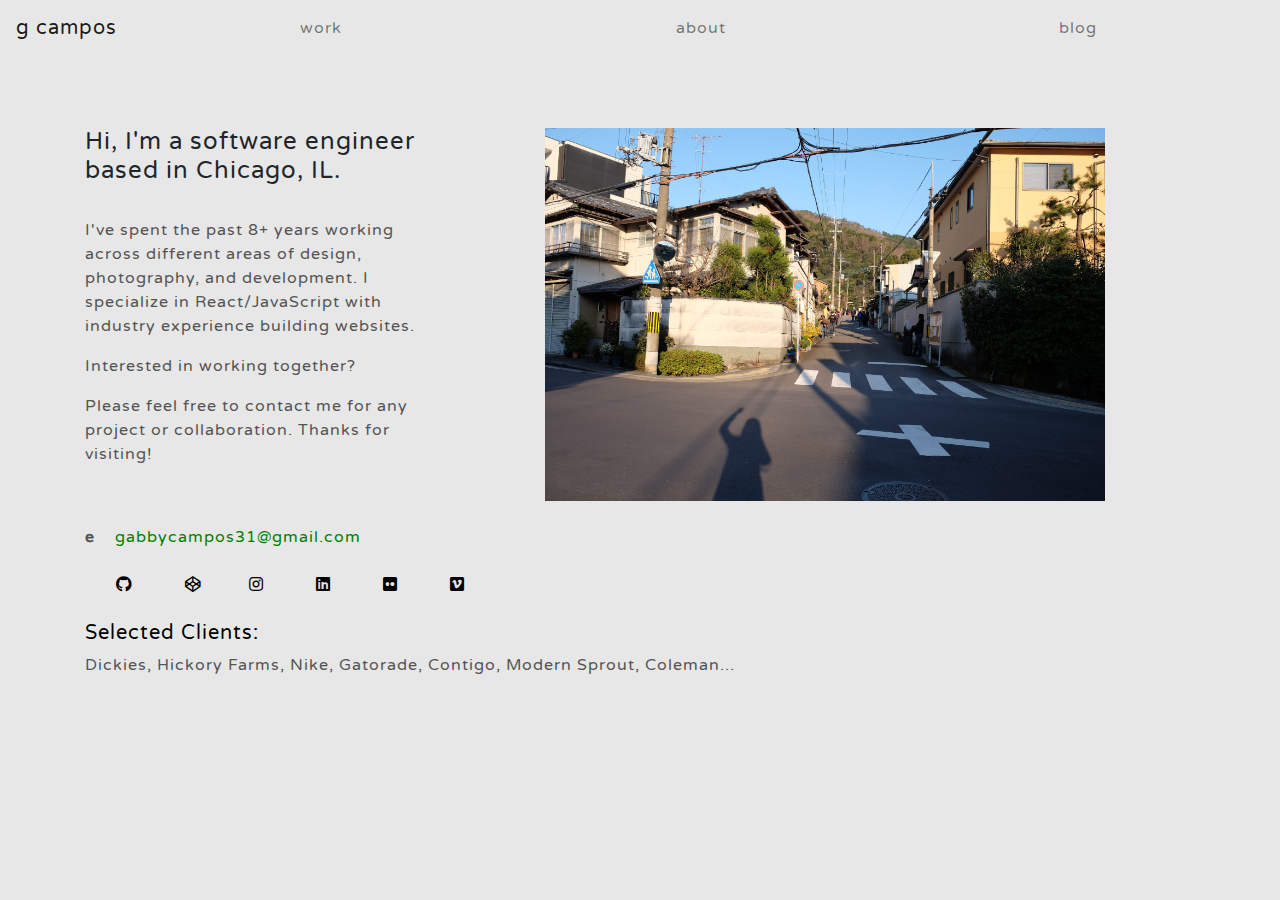
<file: about.html>
<!DOCTYPE html>
<html lang="en">

<head>
    <meta charset="UTF-8">
    <meta name="viewport" content="width=device-width, initial-scale=1.0">
    <meta http-equiv="X-UA-Compatible" content="ie=edge">
    <meta name="Description" content="Enter your description here" />
    <link rel="stylesheet" href="https://cdnjs.cloudflare.com/ajax/libs/twitter-bootstrap/4.5.2/css/bootstrap.min.css">
    <link rel="stylesheet" href="https://cdnjs.cloudflare.com/ajax/libs/font-awesome/5.15.0/css/all.min.css">
    <link rel="preconnect" href="https://fonts.gstatic.com">
    <link rel="shortcut icon" href="/images/bull.jpg" type="image/x-icon" />
    <link href="https://fonts.googleapis.com/css2?family=Varela+Round&display=swap" rel="stylesheet">
    <link rel="stylesheet" href="style.css">
    <title>Gabriela Campos</title>
    <!-- Global site tag (gtag.js) - Google Analytics -->
    <script async src="https://www.googletagmanager.com/gtag/js?id=UA-158599881-1"></script>
    <script>
    window.dataLayer = window.dataLayer || [];
    function gtag(){dataLayer.push(arguments);}
    gtag('js', new Date());

    gtag('config', 'UA-158599881-1');
    </script>
</head>

<body>
    <nav class="navbar navbar-expand-lg navbar-light">
        <a class="navbar-brand" href="index.html">g campos</a>
        <button class="navbar-toggler" type="button" data-toggle="collapse" data-target="#navbarNav"
            aria-controls="navbarNav" aria-expanded="false" aria-label="Toggle navigation">
            <span class="navbar-toggler-icon"></span>
        </button>
        <div class="collapse navbar-collapse" id="navbarNav">
            <ul class="navbar-nav nav-fill w-100">
                <li class="nav-item">
                    <a class="nav-link" href="work.html">work</a>
                </li>
                <li class="nav-item">
                    <a class="nav-link" href="about.html">about</a>
                </li>
                <li class="nav-item">
                    <a class="nav-link" href="blog.html">blog</a>
                </li>
            </ul>
    
        <!-- <ul class="navbar-nav float-right">
            <li class="nav-item">
                <a class="nav-link" href="https://github.com/gabbycampos" target="_blank"><i class="fab fa-github"></i>
                </a>
            </li>
            <li class="nav-item">
                <a class="nav-link" href="https://instagram.com/yogurtdoll" target="_blank"><i
                        class="fab fa-instagram"></i>
                </a>
            </li>
            <li class="nav-item">
                <a class="nav-link" href="https://www.linkedin.com/in/gabrielacampos31/" target="_blank"><i
                        class="fab fa-linkedin"></i>
                </a>
            </li>
            <li class="nav-item">
                <a class="nav-link" href="https://www.flickr.com/photos/186115726@N02/" target="_blank"><i class="fab fa-flickr"></i>
                </a>
              </li>
            <li class="nav-item">
                <a class="nav-link" href="https://vimeo.com/user52789457" target="_blank"><i class="fab fa-vimeo"></i>
                </a>
            </li>
        </ul> -->
    </div>
</nav>
    <!-- ABOUT PAGE -->
    <div class="container pt-5">
        <!-- <div class="row">
            <div class="col-10">
                <h1>Hi, I'm a software engineer based in Chicago, IL.</h1>
            </div>
        </div> -->
        <br />
        <div class="row">
            <div class="col-md-4 col-sm-6">
                <h4>Hi, I'm a software engineer based in Chicago, IL.</h4>
                <br />
                <p>I've spent the past 8+ years working across different areas of design, photography, and
                    development. I specialize in React/JavaScript with industry experience building websites.
                </p>
                <p>Interested in working together?</p>
                <p>Please feel free to contact me for any project or collaboration. Thanks for visiting!</p>
            </div>
            <div class="col-md-8 col-sm-4">
                <img class="about-img" src="images/shadow.jpg" />
            </div>
        </div>
        <br />
        <div class="row">
            <div class="col-12 email">
                <p><b>e</b> <span><a href="mailto:gabbycampos31@gmail.com">gabbycampos31@gmail.com</a></span></p>
                <ul class="list">
                    <li><a class="nav-link" href="https://github.com/gabbycampos" target="_blank"><i class="fab fa-github"></i></a></li>
                    <li><a class="nav-link" href="https://codepen.io/gabatron" target="_blank"><i class="fab fa-codepen"></i></a></span>
                    <li><a class="nav-link" href="https://instagram.com/yogurtdoll" target="_blank"><i class="fab fa-instagram"></i></a></li>
                    <li><a class="nav-link" href="https://www.linkedin.com/in/gabrielacampos31/" target="_blank"><i class="fab fa-linkedin"></i></a></li>
                    <li><a class="nav-link" href="https://www.flickr.com/photos/186115726@N02/" target="_blank"><i class="fab fa-flickr"></i></a></li>
                    <li><a class="nav-link" href="https://vimeo.com/user52789457" target="_blank"><i class="fab fa-vimeo"></i></a></span>
                </ul>
            </div>
        </div>
        <div class="row">
            <div class="col-12">
                <h5>Selected Clients:</h5>
                <p>Dickies, Hickory Farms, Nike, Gatorade, Contigo, Modern Sprout, Coleman...</p>
            </div>
        </div>
    </div>

<script src="script.js"></script>
<script src="https://cdnjs.cloudflare.com/ajax/libs/jquery/3.5.1/jquery.slim.min.js"></script>
<script src="https://cdnjs.cloudflare.com/ajax/libs/popper.js/1.16.1/umd/popper.min.js"></script>
<script src="https://cdnjs.cloudflare.com/ajax/libs/twitter-bootstrap/4.5.2/js/bootstrap.min.js"></script>
</body>

</html>
</file>
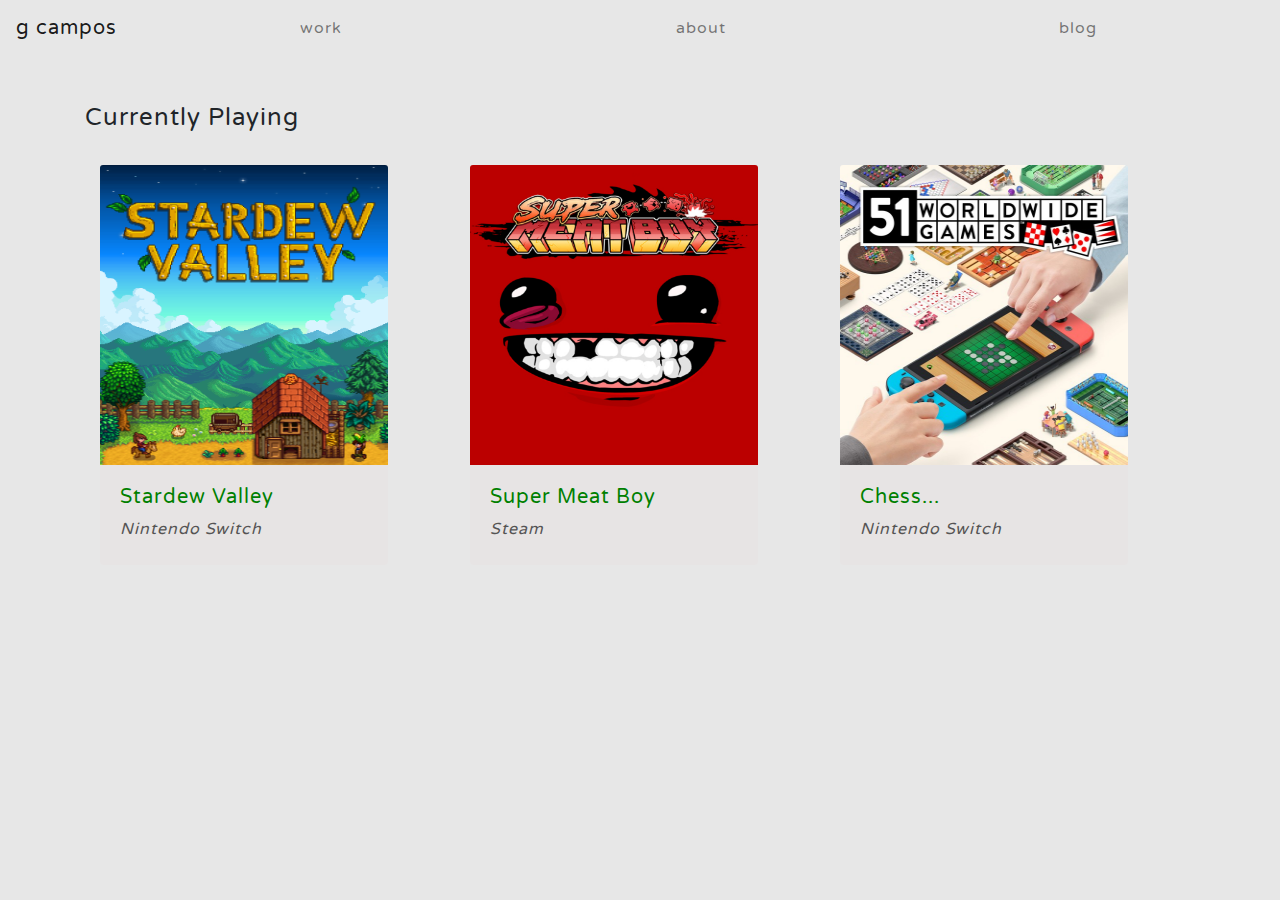
<file: blog.html>
<!DOCTYPE html>
<html lang="en">

<head>
  <meta charset="UTF-8">
  <meta name="viewport" content="width=device-width, initial-scale=1.0">
  <meta http-equiv="X-UA-Compatible" content="ie=edge">
  <meta name="Description" content="Enter your description here" />
  <link rel="stylesheet" href="https://cdnjs.cloudflare.com/ajax/libs/twitter-bootstrap/4.5.2/css/bootstrap.min.css">
  <link rel="stylesheet" href="https://cdnjs.cloudflare.com/ajax/libs/font-awesome/5.15.0/css/all.min.css">
  <link rel="preconnect" href="https://fonts.gstatic.com">
  <link rel="shortcut icon" href="/images/bull.jpg" type="image/x-icon" />
  <link href="https://fonts.googleapis.com/css2?family=Varela+Round&display=swap" rel="stylesheet">
  <link rel="stylesheet" href="style.css">
  <title>Gabriela Campos</title>
    <!-- Global site tag (gtag.js) - Google Analytics -->
  <script async src="https://www.googletagmanager.com/gtag/js?id=UA-158599881-1"></script>
  <script>
    window.dataLayer = window.dataLayer || [];
    function gtag(){dataLayer.push(arguments);}
    gtag('js', new Date());

    gtag('config', 'UA-158599881-1');
  </script>
</head>

<body>
  <nav class="navbar navbar-expand-lg navbar-light">
    <a class="navbar-brand" href="index.html">g campos</a>
    <button class="navbar-toggler" type="button" data-toggle="collapse" data-target="#navbarNav"
      aria-controls="navbarNav" aria-expanded="false" aria-label="Toggle navigation">
      <span class="navbar-toggler-icon"></span>
    </button>
    <div class="collapse navbar-collapse" id="navbarNav">
      <ul class="navbar-nav nav-fill w-100">
        <li class="nav-item">
          <a class="nav-link" href="work.html">work</a>
        </li>
        <li class="nav-item">
          <a class="nav-link" href="about.html">about</a>
        </li>
        <li class="nav-item">
          <a class="nav-link" href="blog.html">blog</a>
        </li>
      </ul>
 
    <!-- <ul class="navbar-nav float-right">
      <li class="nav-item">
        <a class="nav-link" href="https://github.com/gabbycampos" target="_blank"><i class="fab fa-github"></i>
        </a>
      </li>
      <li class="nav-item">
        <a class="nav-link" href="https://instagram.com/yogurtdoll" target="_blank"><i class="fab fa-instagram"></i>
        </a>
      </li>
      <li class="nav-item">
        <a class="nav-link" href="https://www.linkedin.com/in/gabrielacampos31/" target="_blank"><i
            class="fab fa-linkedin"></i>
        </a>
      </li>
      <li class="nav-item">
        <a class="nav-link" href="https://www.flickr.com/photos/186115726@N02/" target="_blank"><i class="fab fa-flickr"></i>
        </a>
      </li>
      <li class="nav-item">
        <a class="nav-link" href="https://vimeo.com/user52789457" target="_blank"><i class="fab fa-vimeo"></i>
        </a>
      </li>
    </ul> -->
  </div>
</nav>

  <!-- BLOG PAGE -->
  <div class="container pt-5">
    <div class="row">
      <div class="col-12">
        <h4>Currently Playing</h4>
        <br>
      </div>
    </div>
    <div class="row mx-auto">
      <div class="col-md-4 col-sm-12">
        <div class="card" style="width: 18rem; height: 400px;">
          <img class="card-img-top" style="height: 300px;" src="/images/sdv.png" alt="Stardew Valley">
          <div class="card-body">
            <h5 class="card-text">Stardew Valley</h5>
            <p><em>Nintendo Switch</em></p>
          </div>
        </div>
        <br />
      </div>
      <div class="col-md-4 col-sm-12">
        <div class="card" style="width: 18rem; height: 400px;">
          <img class="card-img-top" style="height: 300px;" src="/images/meat.png" alt="Super Meat Boy">
          <div class="card-body">
            <h5 class="card-text">Super Meat Boy</h5>
            <p><em>Steam</em></p>
          </div>
        </div>
        <br />
      </div>
      <div class="col-md-4 col-sm-12">
        <div class="card" style="width: 18rem; height: 400px">
          <img class="card-img-top" style="height: 300px;" src="/images/51wwg.jpg" alt="51 World Wide Games">
          <div class="card-body">
            <h5 class="card-text">Chess...</h5>
            <p><em>Nintendo Switch</em></p>
          </div>
        </div>
        <br />
      </div>
    </div>
  </div>


  <script src="script.js"></script>
  <script src="https://cdnjs.cloudflare.com/ajax/libs/jquery/3.5.1/jquery.slim.min.js"></script>
  <script src="https://cdnjs.cloudflare.com/ajax/libs/popper.js/1.16.1/umd/popper.min.js"></script>
  <script src="https://cdnjs.cloudflare.com/ajax/libs/twitter-bootstrap/4.5.2/js/bootstrap.min.js"></script>
</body>

</html>
</file>
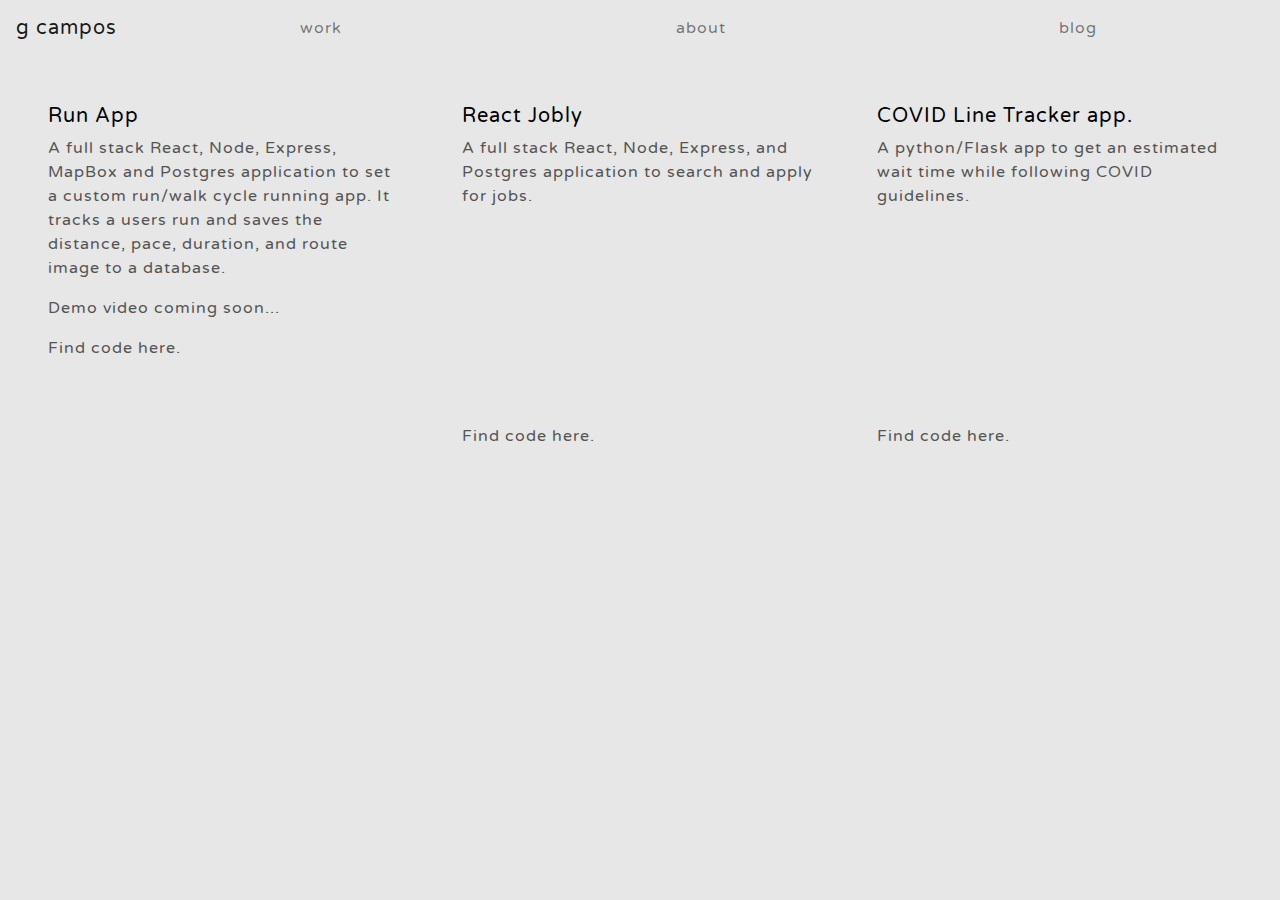
<file: work.html>
<!DOCTYPE html>
<html lang="en">

<head>
  <meta charset="UTF-8">
  <meta name="viewport" content="width=device-width, initial-scale=1.0">
  <meta http-equiv="X-UA-Compatible" content="ie=edge">
  <meta name="Description" content="Enter your description here" />
  <link rel="stylesheet" href="https://cdnjs.cloudflare.com/ajax/libs/twitter-bootstrap/4.5.2/css/bootstrap.min.css">
  <link rel="stylesheet" href="https://cdnjs.cloudflare.com/ajax/libs/font-awesome/5.15.0/css/all.min.css">
  <link rel="preconnect" href="https://fonts.gstatic.com">
  <link rel="shortcut icon" href="/images/bull.jpg" type="image/x-icon" />
  <link href="https://fonts.googleapis.com/css2?family=Varela+Round&display=swap" rel="stylesheet">
  <link rel="stylesheet" href="style.css">
  <title>Gabriela Campos</title>
  <!-- Global site tag (gtag.js) - Google Analytics -->
  <script async src="https://www.googletagmanager.com/gtag/js?id=UA-158599881-1"></script>
  <script>
    window.dataLayer = window.dataLayer || [];
    function gtag() { dataLayer.push(arguments); }
    gtag('js', new Date());

    gtag('config', 'UA-158599881-1');
  </script>
</head>

<body>
  <nav class="navbar navbar-expand-lg navbar-light">
    <a class="navbar-brand" href="index.html">g campos</a>
    <button class="navbar-toggler" type="button" data-toggle="collapse" data-target="#navbarNav"
      aria-controls="navbarNav" aria-expanded="false" aria-label="Toggle navigation">
      <span class="navbar-toggler-icon"></span>
    </button>
    <div class="collapse navbar-collapse" id="navbarNav">
      <ul class="navbar-nav nav-fill w-100">
        <li class="nav-item">
          <a class="nav-link" href="work.html">work</a>
        </li>
        <li class="nav-item">
          <a class="nav-link" href="about.html">about</a>
        </li>
        <li class="nav-item">
          <a class="nav-link" href="blog.html">blog</a>
        </li>
      </ul>
    </div>
  </nav>

  <!-- WORK PAGE -->
  <div class="work-container">
    <div class="item">
      <h5>Run App</h5>
      <p>A full stack React, Node, Express, MapBox and Postgres application to set a custom run/walk cycle running app.
        It tracks a users run and saves the distance, pace, duration, and route image to a database.
      </p>
      <p>Demo video coming soon... </p>
      <a class="app-links" href="https://github.com/gabbycampos/run-app" target="_blank">Find code here.</a>
    </div>

    <div class="item">
      <h5>React Jobly</h5>
      <p>A full stack React, Node, Express, and Postgres application to search and apply for jobs.</p>
      <div style="padding:56.25% 0 0 0;position:relative;">
        <iframe src="https://player.vimeo.com/video/567729448?badge=0&amp;autopause=0&amp;player_id=0&amp;app_id=58479"
          frameborder="0" allow="autoplay; fullscreen; picture-in-picture" allowfullscreen
          style="position:absolute;top:0;left:0;width:100%;height:100%;" title="react-jobly.mov">
        </iframe>
      </div>
      <script src="https://player.vimeo.com/api/player.js"></script>
      <a class="app-links" href="https://github.com/gabbycampos/react-jobly" target="_blank">Find code here.</a>
    </div>

    <div class="item">
      <h5>COVID Line Tracker app.</h5>
      <p>A python/Flask app to get an estimated wait time while following COVID guidelines.</p>
      <div style="padding:56.25% 0 0 0;position:relative;">
        <iframe src="https://player.vimeo.com/video/566264333?badge=0&amp;autopause=0&amp;player_id=0&amp;app_id=58479"
          frameborder="0" allow="autoplay; fullscreen; picture-in-picture" allowfullscreen
          style="position:absolute;top:0;left:0;width:100%;height:100%;" title="COVID Line Tracker app">
        </iframe>
      </div>
      <script src="https://player.vimeo.com/api/player.js"></script>
      <a class="app-links" href="https://github.com/gabbycampos/COVID-line-tracker" target="_blank">Find code here.</a>
    </div>
  </div>




  <script src="script.js"></script>
  <script src="https://cdnjs.cloudflare.com/ajax/libs/jquery/3.5.1/jquery.slim.min.js"></script>
  <script src="https://cdnjs.cloudflare.com/ajax/libs/popper.js/1.16.1/umd/popper.min.js"></script>
  <script src="https://cdnjs.cloudflare.com/ajax/libs/twitter-bootstrap/4.5.2/js/bootstrap.min.js"></script>
</body>

</html>
</file>
<file: style.css>
* {
  margin: 0;
  padding: 0;
}

body {
  font-family: 'Varela Round', sans-serif;
  background-color: #e7e7e7;
  letter-spacing: 1px;
  overflow-x: hidden;
}
.navbar {
  background-color: #e7e7e7;
}
.nav-link:hover {
  color: green!important;
}
.home-img {
  display: flex;
  justify-content: center;
  align-items: center;
  width: 40rem;
  margin-top: 5rem;
}
/* #root {
  position: relative;
}
.hands {
  position: absolute;
  z-index: 0;
}
.box {
  position: absolute;
  z-index: 1;
  background-color: #2b2b2b;
  border: 4px solid #fff;
  border-radius: 25px;
  padding: 8rem 4rem;
  top: 50%;
  -ms-transform: translateY(-50%);
  transform: translateY(-50%);
}
.homeP {
  color: rgb(173, 126, 173);
}
@media only screen and (max-width: 600px) {
  .box {
    position: absolute;
    top: 60%;
    width: 70%;
    -ms-transform: translateY(-50%);
    transform: translateY(-50%);
    padding: 4rem 2rem;
  }
 
} */
@media only screen and (max-width: 600px) {
  .home-img {
    display: flex;
    justify-content: center;
    align-items: center;
    width: 20rem;
    margin-top: 5rem;
  }
}

/* h1 {
  color: #fff;
  background: linear-gradient(271deg,#a0e9ff 30%,#a162e8 50%,#f093b0 70%,#edca85 94%);
  background-clip: border-box;
  -webkit-background-clip: text;
  -webkit-text-fill-color: transparent;
} */
h5 {
  color: black;
}
p {
  color: rgb(85, 84, 84);
}
.email a {
  margin-left: 15px;
  color: green;
}
a:hover {
  text-decoration: none;
  color: #edca85
}
.about-img {
  width: 40rem;
  padding-left: 5rem;
}
@media only screen and (max-width: 600px) {
  .about-img {
    width: 20rem;
    padding-left: 0;
  }
}

.card {
  background-color: #e7e4e4;
  border: none;
}
.card h5{
  color:green;
}
h2 {
  color: #fff;
}
ul > li {
  display: inline-block;
}
.list a {
  color: black;
}

/* WORK */
.work-container {
  display: flex;
  flex-flow: column wrap;
  align-content: space-between;
  height: 580px;
  padding: 3rem;
}
.item {
  width: 30%;
  margin-bottom: 2%; /* (100-32*3)/2 */
}
/* Re-order items into rows */
.item:nth-child(3n+1) { order: 1; }
.item:nth-child(3n+2) { order: 2; }
.item:nth-child(3n)   { order: 3; }
/* Force new columns */
.work-container::before,
.work-container::after {
  content: "";
  flex-basis: 100%;
  width: 0;
  order: 2;
}
.app-links {
  color: rgb(85, 84, 84);
}
@media only screen and (max-width: 600px) {
  .work-container {
    display: flex;
    flex-flow: row wrap;
    align-content: space-between;
    height: 580px;
    padding: 3rem;
  }
  .item {
    width: 100%;
    margin-bottom: 5%; /* (100-32*3)/2 */
  }
  /* Re-order items into rows */
  .item:nth-child(3n+1) { order: 1; }
  .item:nth-child(3n+2) { order: 2; }
  .item:nth-child(3n)   { order: 3; }
  /* Force new columns */
  .work-container::before,
  .work-container::after {
    content: "";
    flex-basis: 100%;
    width: 0;
    order: 2;
  }
}
</file>
